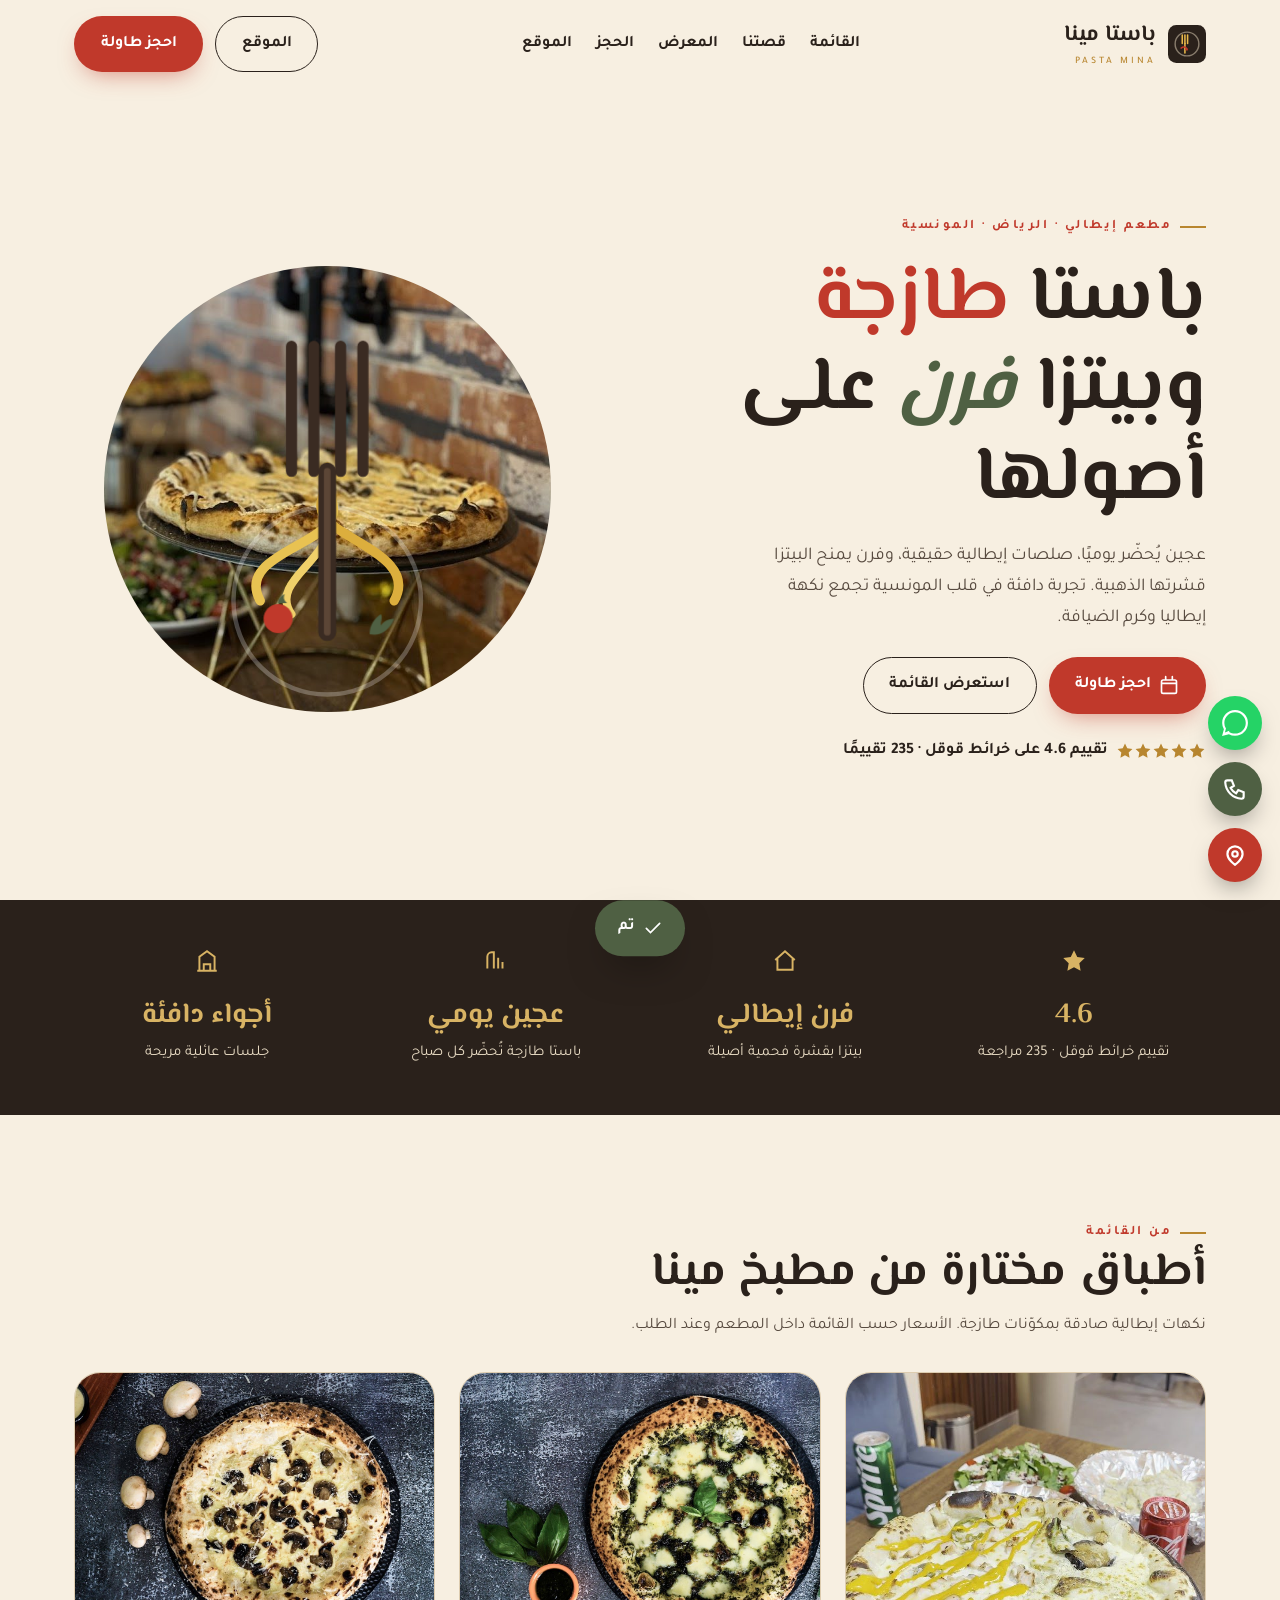
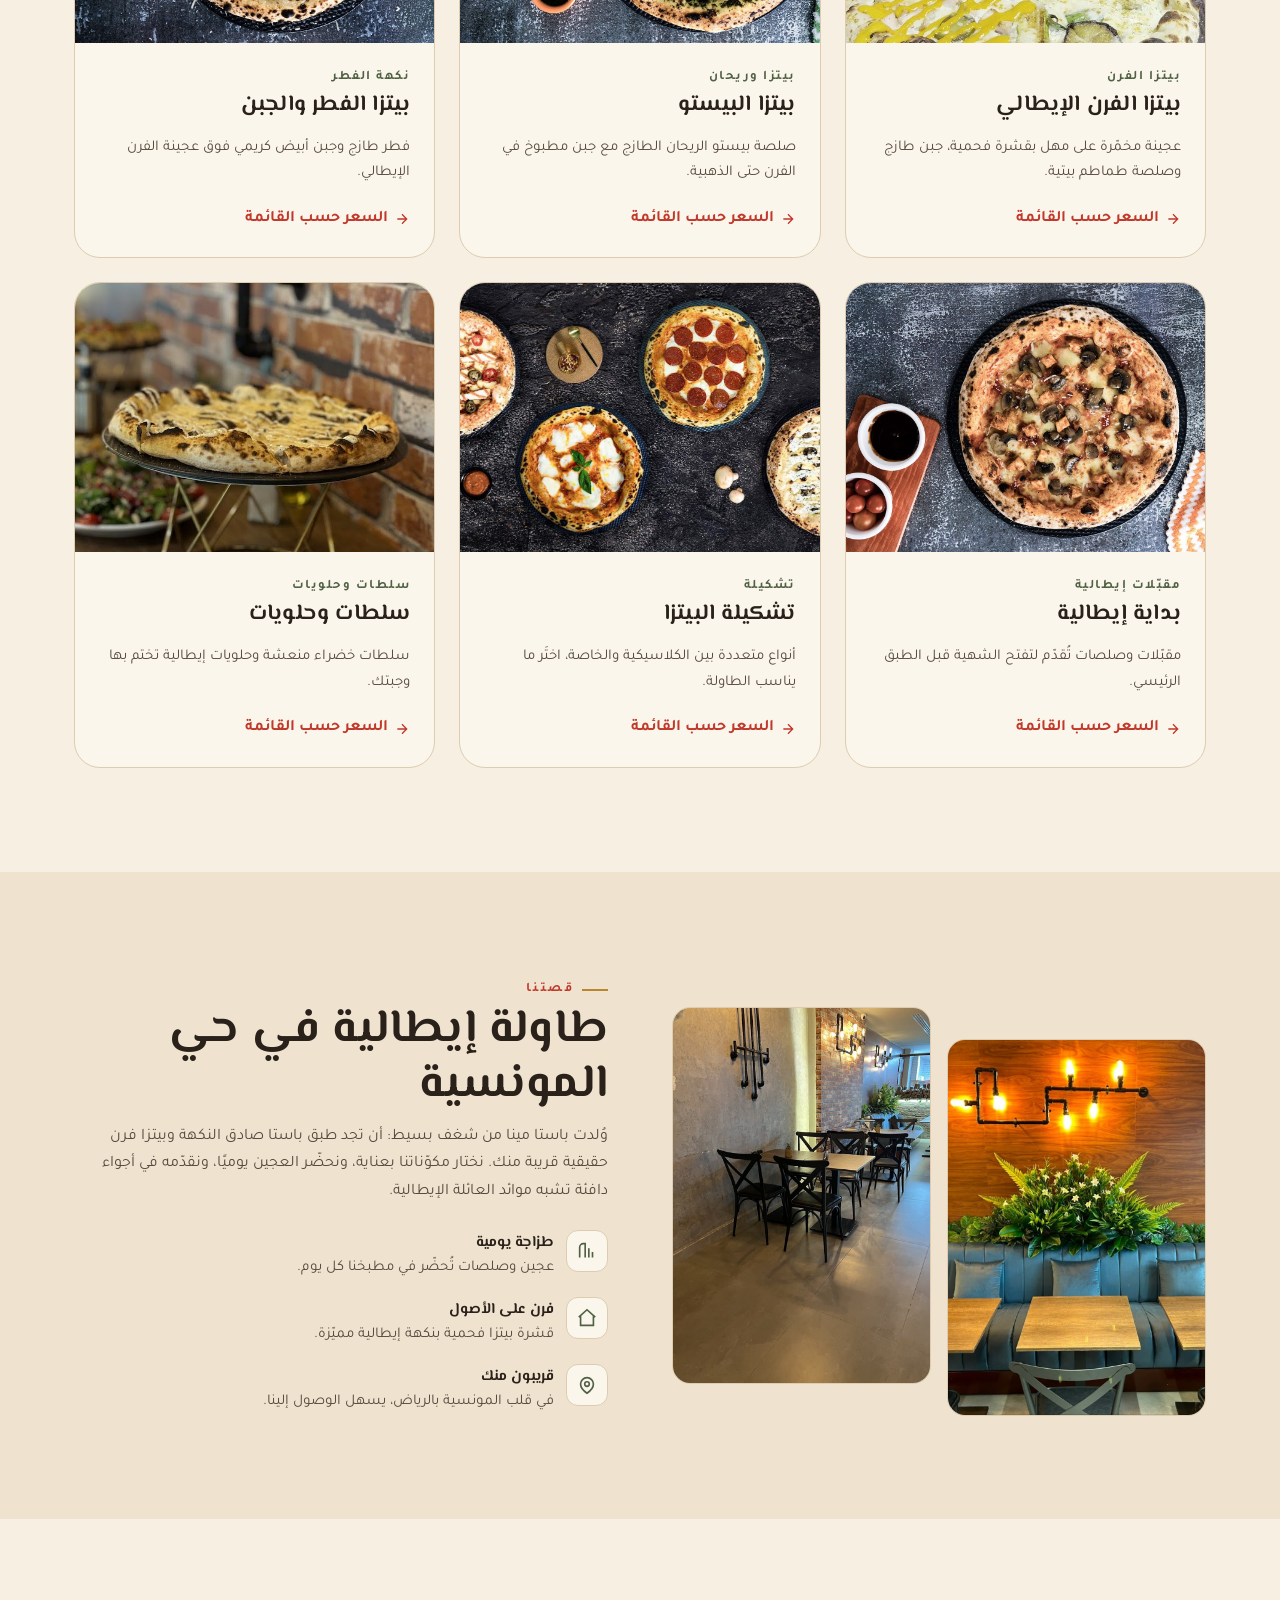
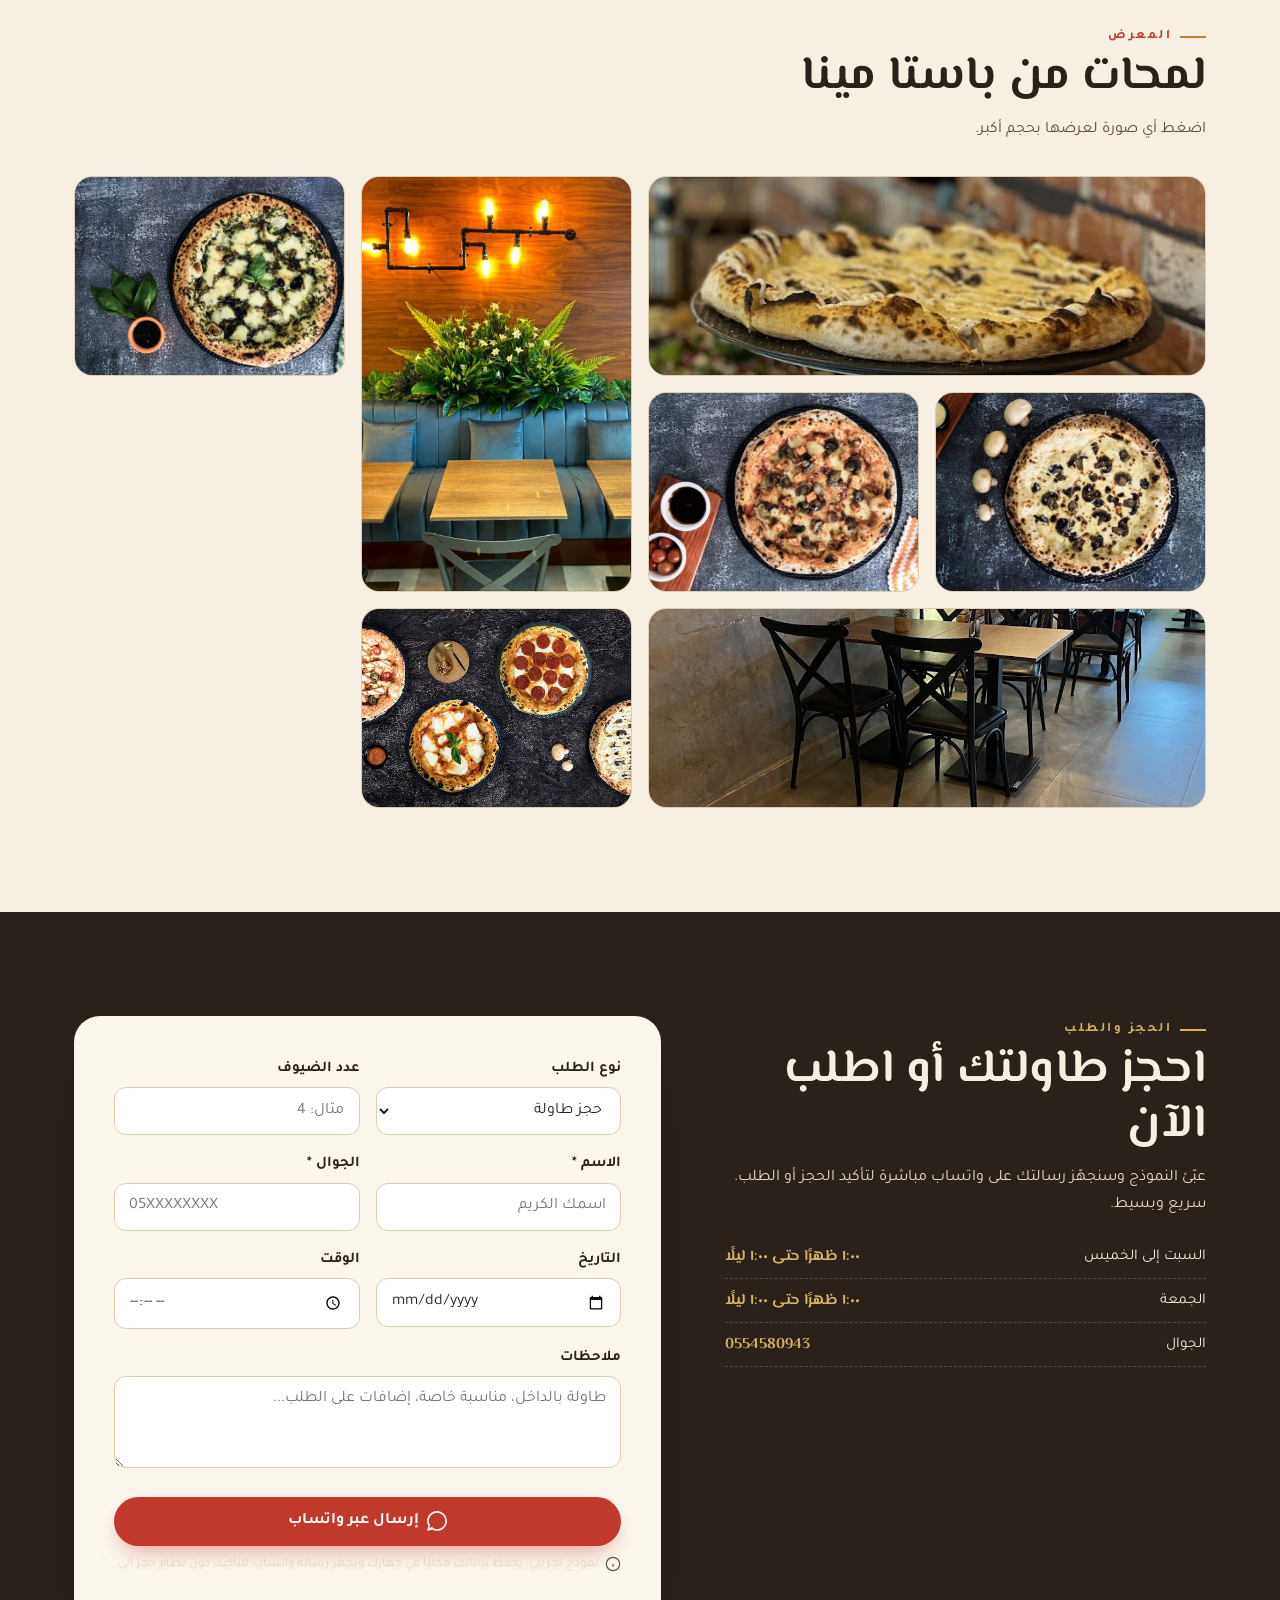
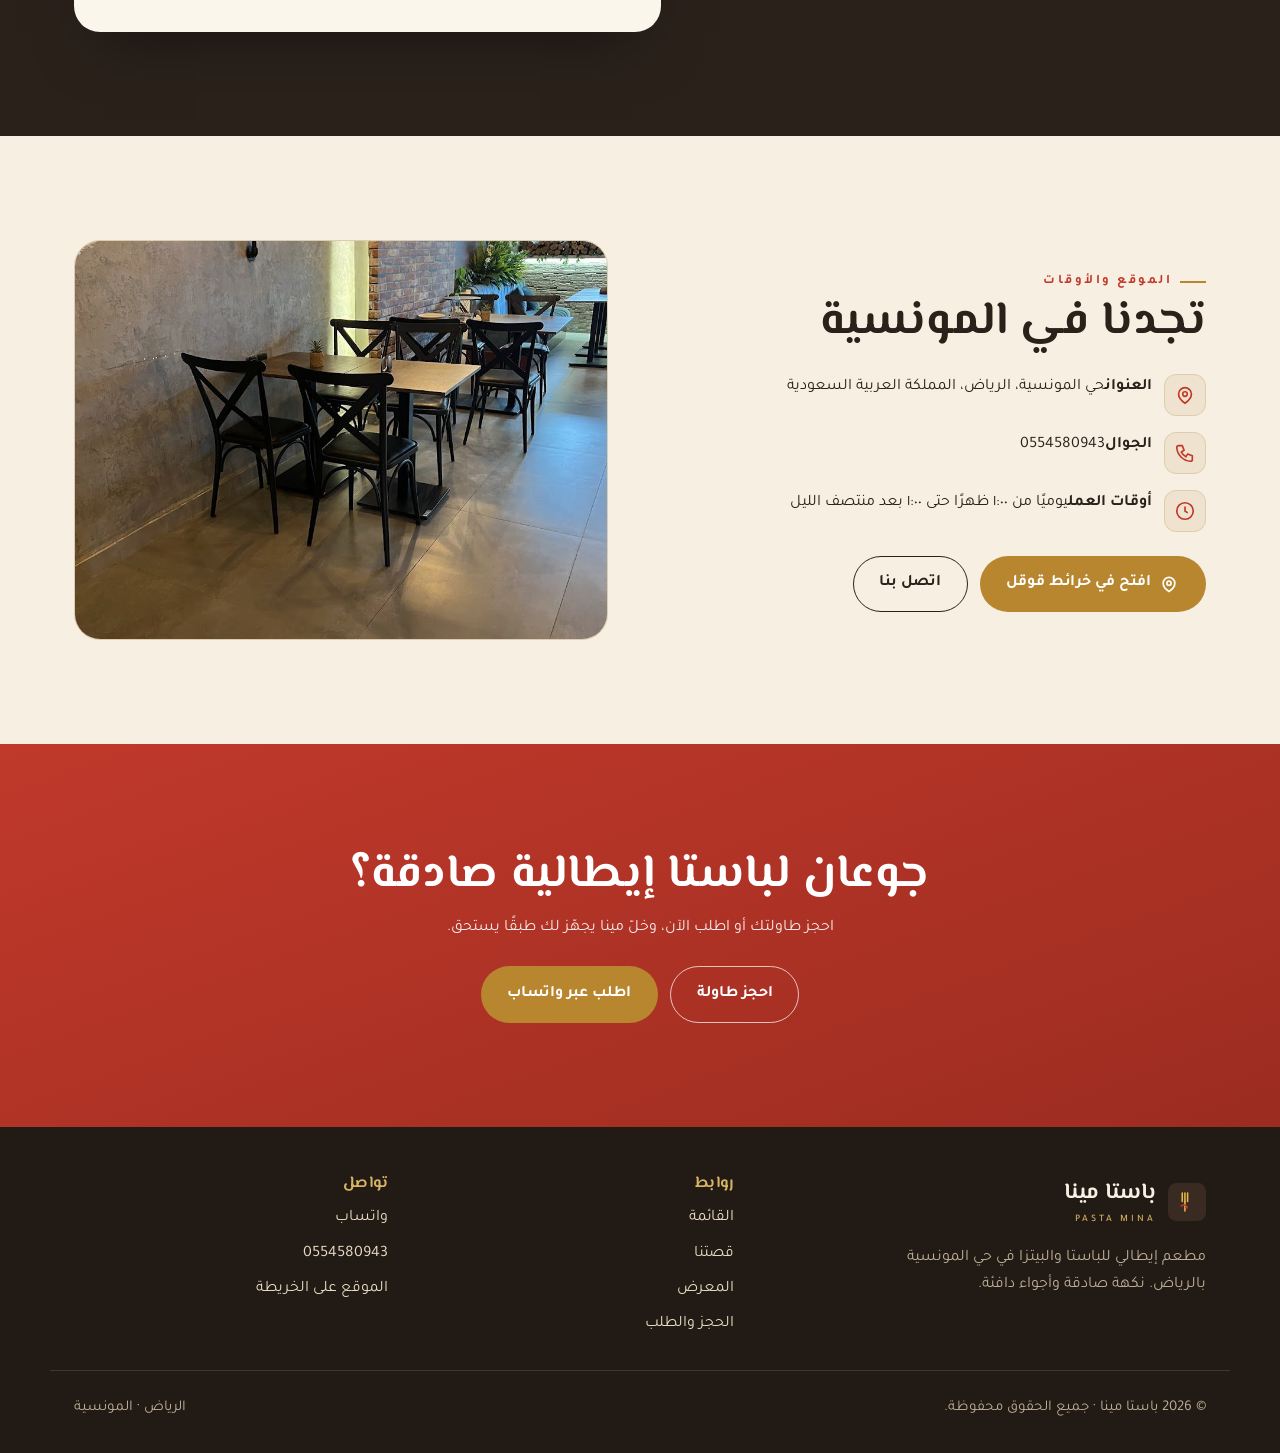
<file: index.html>
<!DOCTYPE html>
<html lang="ar" dir="rtl">
<head>
<meta charset="UTF-8" />
<meta name="viewport" content="width=device-width, initial-scale=1" />
<title>باستا مينا · مطعم إيطالي للباستا والبيتزا في الرياض، المونسية</title>
<meta name="description" content="باستا مينا في حي المونسية بالرياض: باستا طازجة وبيتزا فرن إيطالي ومقبّلات وحلويات. أجواء دافئة وتقييم 4.6 على خرائط قوقل. احجز طاولتك أو اطلب الآن." />
<meta name="theme-color" content="#2a211b" />
<link rel="icon" href="favicon.svg" type="image/svg+xml" />
<link rel="canonical" href="https://az212z.github.io/pasta-mina/" />

<!-- Open Graph -->
<meta property="og:type" content="restaurant" />
<meta property="og:locale" content="ar_SA" />
<meta property="og:site_name" content="باستا مينا" />
<meta property="og:title" content="باستا مينا · مطعم إيطالي للباستا والبيتزا في الرياض" />
<meta property="og:description" content="باستا طازجة وبيتزا فرن إيطالي في حي المونسية. أجواء دافئة وتقييم 4.6 على خرائط قوقل." />
<meta property="og:image" content="https://az212z.github.io/pasta-mina/assets/img/pm-4.jpg" />
<meta property="og:url" content="https://az212z.github.io/pasta-mina/" />
<meta name="twitter:card" content="summary_large_image" />
<meta name="twitter:title" content="باستا مينا · مطعم إيطالي للباستا والبيتزا" />
<meta name="twitter:description" content="باستا طازجة وبيتزا فرن في الرياض، حي المونسية." />
<meta name="twitter:image" content="https://az212z.github.io/pasta-mina/assets/img/pm-4.jpg" />

<!-- fonts -->
<link rel="preconnect" href="https://fonts.googleapis.com" />
<link rel="preconnect" href="https://fonts.gstatic.com" crossorigin />
<link href="https://fonts.googleapis.com/css2?family=El+Messiri:wght@500;600;700&family=Tajawal:wght@400;500;700&display=swap" rel="stylesheet" />
<link rel="stylesheet" href="assets/css/style.css" />

<!-- JSON-LD Restaurant -->
<script type="application/ld+json">
{
  "@context": "https://schema.org",
  "@type": "Restaurant",
  "name": "باستا مينا",
  "alternateName": "Pasta Mina",
  "servesCuisine": ["Italian", "Pizza", "Pasta"],
  "image": "https://az212z.github.io/pasta-mina/assets/img/pm-4.jpg",
  "url": "https://az212z.github.io/pasta-mina/",
  "telephone": "+966554580943",
  "priceRange": "$$",
  "address": {
    "@type": "PostalAddress",
    "addressLocality": "الرياض",
    "addressRegion": "المونسية",
    "addressCountry": "SA"
  },
  "aggregateRating": {
    "@type": "AggregateRating",
    "ratingValue": "4.6",
    "reviewCount": "235",
    "bestRating": "5"
  },
  "openingHoursSpecification": [{
    "@type": "OpeningHoursSpecification",
    "dayOfWeek": ["Saturday","Sunday","Monday","Tuesday","Wednesday","Thursday","Friday"],
    "opens": "13:00",
    "closes": "01:00"
  }]
}
</script>
</head>
<body>

<!-- ===================== NAV ===================== -->
<header class="nav" id="nav">
  <div class="container nav-inner">
    <a class="brand" href="#hero" aria-label="باستا مينا، الصفحة الرئيسية">
      <svg viewBox="0 0 64 64" aria-hidden="true" focusable="false">
        <rect width="64" height="64" rx="14" fill="#2a211b"/>
        <circle cx="32" cy="32" r="20" fill="none" stroke="#e7d9bf" stroke-width="2.4" opacity="0.5"/>
        <g stroke="#e8b84b" stroke-width="2.6" stroke-linecap="round" fill="none">
          <path d="M24 17 V31"/><path d="M28.5 17 V31"/><path d="M33 17 V31"/><path d="M28.5 31 V47"/>
        </g>
        <path d="M22 39 C30 33, 36 45, 30 41" fill="none" stroke="#c0392b" stroke-width="2.4" stroke-linecap="round"/>
      </svg>
      <span>باستا مينا<small>Pasta Mina</small></span>
    </a>

    <nav class="nav-links" aria-label="التنقل الرئيسي">
      <a href="#dishes">القائمة</a>
      <a href="#story">قصتنا</a>
      <a href="#gallery">المعرض</a>
      <a href="#reserve">الحجز</a>
      <a href="#location">الموقع</a>
    </nav>

    <div class="nav-cta">
      <a class="btn btn-ghost" href="#location">الموقع</a>
      <a class="btn btn-primary" href="#reserve">احجز طاولة</a>
      <button class="burger" id="burger" aria-label="فتح القائمة" aria-controls="overlay" aria-expanded="false">
        <svg viewBox="0 0 24 24" fill="none" stroke="currentColor" stroke-width="2" stroke-linecap="round" aria-hidden="true"><path d="M3 6h18M3 12h18M3 18h18"/></svg>
      </button>
    </div>
  </div>
</header>

<!-- full-screen overlay -->
<div class="overlay" id="overlay" role="dialog" aria-modal="true" aria-label="قائمة التنقل" aria-hidden="true">
  <div class="overlay-top">
    <span class="brand">
      <svg viewBox="0 0 64 64" aria-hidden="true" width="38" height="38">
        <rect width="64" height="64" rx="14" fill="#3a2b22"/>
        <g stroke="#e8b84b" stroke-width="2.6" stroke-linecap="round" fill="none"><path d="M24 17 V31"/><path d="M28.5 17 V31"/><path d="M33 17 V31"/><path d="M28.5 31 V47"/></g>
        <path d="M22 39 C30 33, 36 45, 30 41" fill="none" stroke="#c0392b" stroke-width="2.4" stroke-linecap="round"/>
      </svg>
      <span>باستا مينا<small>Pasta Mina</small></span>
    </span>
    <button class="overlay-close" id="overlayClose" aria-label="إغلاق القائمة">
      <svg viewBox="0 0 24 24" fill="none" stroke="currentColor" stroke-width="2" stroke-linecap="round" aria-hidden="true"><path d="M6 6l12 12M18 6L6 18"/></svg>
    </button>
  </div>
  <nav class="overlay-nav" aria-label="روابط الصفحة">
    <a href="#dishes" data-close>القائمة</a>
    <a href="#story" data-close>قصتنا</a>
    <a href="#gallery" data-close>المعرض</a>
    <a href="#reserve" data-close>الحجز والطلب</a>
    <a href="#location" data-close>الموقع والأوقات</a>
    <a href="#hero" data-close>الرئيسية</a>
  </nav>
  <div class="overlay-foot">
    <a href="https://wa.me/966554580943" target="_blank" rel="noopener">واتساب</a>
    <a href="tel:0554580943">اتصال 0554580943</a>
    <a href="https://www.google.com/maps/search/?api=1&query=%D8%A8%D8%A7%D8%B3%D8%AA%D8%A7%20%D9%85%D9%8A%D9%86%D8%A7%20%D8%A7%D9%84%D8%B1%D9%8A%D8%A7%D8%B6" target="_blank" rel="noopener">الخريطة</a>
  </div>
</div>

<main id="main">

<!-- ===================== HERO ===================== -->
<section class="hero" id="hero">
  <div class="container hero-grid">
    <div class="hero-copy">
      <span class="eyebrow">مطعم إيطالي · الرياض · المونسية</span>
      <h1>باستا <span class="accent">طازجة</span><br>وبيتزا <em>فرن</em> على أصولها</h1>
      <p class="hero-lead">عجين يُحضّر يوميًا، صلصات إيطالية حقيقية، وفرن يمنح البيتزا قشرتها الذهبية. تجربة دافئة في قلب المونسية تجمع نكهة إيطاليا وكرم الضيافة.</p>
      <div class="hero-cta">
        <a class="btn btn-primary" href="#reserve">
          <svg viewBox="0 0 24 24" fill="none" stroke="currentColor" stroke-width="2" stroke-linecap="round" stroke-linejoin="round" aria-hidden="true"><path d="M8 2v4M16 2v4M3 10h18M5 6h14a2 2 0 0 1 2 2v12a2 2 0 0 1-2 2H5a2 2 0 0 1-2-2V8a2 2 0 0 1 2-2z"/></svg>
          احجز طاولة
        </a>
        <a class="btn btn-ghost" href="#dishes">استعرض القائمة</a>
      </div>
      <div class="hero-rating">
        <span class="stars" aria-hidden="true">
          <svg viewBox="0 0 24 24" fill="currentColor"><path d="M12 2l3 6.3 6.9 1-5 4.8 1.2 6.9L12 17.8 5.9 21l1.2-6.9-5-4.8 6.9-1z"/></svg>
          <svg viewBox="0 0 24 24" fill="currentColor"><path d="M12 2l3 6.3 6.9 1-5 4.8 1.2 6.9L12 17.8 5.9 21l1.2-6.9-5-4.8 6.9-1z"/></svg>
          <svg viewBox="0 0 24 24" fill="currentColor"><path d="M12 2l3 6.3 6.9 1-5 4.8 1.2 6.9L12 17.8 5.9 21l1.2-6.9-5-4.8 6.9-1z"/></svg>
          <svg viewBox="0 0 24 24" fill="currentColor"><path d="M12 2l3 6.3 6.9 1-5 4.8 1.2 6.9L12 17.8 5.9 21l1.2-6.9-5-4.8 6.9-1z"/></svg>
          <svg viewBox="0 0 24 24" fill="currentColor"><path d="M12 2l3 6.3 6.9 1-5 4.8 1.2 6.9L12 17.8 5.9 21l1.2-6.9-5-4.8 6.9-1z"/></svg>
        </span>
        <span>تقييم 4.6 على خرائط قوقل · 235 تقييمًا</span>
      </div>
    </div>

    <!-- signature motion stage -->
    <div class="stage" aria-hidden="false">
      <div class="stage-photo">
        <img src="assets/img/pm-4.jpg" width="520" height="520" alt="بيتزا فرن إيطالي بقشرة ذهبية على حامل ذهبي داخل مطعم باستا مينا" fetchpriority="high" decoding="async" />
      </div>

      <!-- drifting basil + cherry tomato -->
      <span class="drift" style="inset-inline-start:14%; inset-block-start:6%;" aria-hidden="true">
        <svg width="34" height="34" viewBox="0 0 32 32"><path d="M16 3C9 6 5 13 6 24c10 2 18-4 21-15-7 1-11 6-11 6 0-5 3-9 0-12z" fill="#4f6043"/><path d="M16 8c-3 4-6 9-7 14" stroke="#3c4a33" stroke-width="1.3" fill="none"/></svg>
      </span>
      <span class="drift" style="inset-inline-end:12%; inset-block-start:4%;" aria-hidden="true">
        <svg width="26" height="26" viewBox="0 0 28 28"><circle cx="14" cy="16" r="9" fill="#c0392b"/><path d="M14 7c0-2 1-3 3-4-1 2 0 3 1 4-2 0-3 0-4 0z" fill="#4f6043"/></svg>
      </span>
      <span class="drift" style="inset-inline-start:60%; inset-block-start:8%;" aria-hidden="true">
        <svg width="30" height="30" viewBox="0 0 32 32"><path d="M16 3C9 6 5 13 6 24c10 2 18-4 21-15-7 1-11 6-11 6 0-5 3-9 0-12z" fill="#5a6c4d"/></svg>
      </span>

      <!-- TWIRL SVG: fork + winding strands + steam + garnish -->
      <svg class="twirl-svg" id="twirl" viewBox="0 0 200 200" aria-hidden="true" focusable="false">
        <!-- steam swirls -->
        <path class="steam" stroke-width="3" d="M84 70 C76 58, 96 50, 88 38 C82 30, 98 24, 92 14" />
        <path class="steam" stroke-width="2.4" d="M108 72 C102 62, 118 54, 110 44 C104 36, 120 30, 114 20" />
        <path class="steam" stroke-width="2" d="M124 76 C120 68, 132 62, 126 54" />

        <!-- plate hint ring -->
        <circle cx="100" cy="150" r="42" fill="none" stroke="rgba(255,255,255,.25)" stroke-width="2"/>

        <!-- winding spaghetti strands (drawn onto fork via dashoffset) -->
        <path class="strand" stroke="#e8c252" stroke-width="4.2" d="M70 150 C60 132, 92 126, 100 116 C108 108, 96 96, 100 92" />
        <path class="strand" stroke="#dcae3d" stroke-width="4.2" d="M130 150 C140 132, 110 124, 100 114 C92 106, 104 96, 100 90" />
        <path class="strand" stroke="#f0d06a" stroke-width="3.6" d="M84 156 C74 142, 100 132, 100 118 C100 110, 100 100, 100 94" />

        <!-- garnish on plate -->
        <g class="garnish"><circle cx="78" cy="158" r="6.5" fill="#c0392b"/><path d="M78 151c0-2 1-3 3-4-1 2 0 3 1 4-2 0-3 0-4 0z" fill="#4f6043"/></g>
        <g class="garnish"><path d="M124 156c-3 2-5 5-5 9 5 1 9-2 11-7-4 0-6 3-6 3 0-2 1-4 0-5z" fill="#4f6043"/></g>

        <!-- the FORK (rotates / twirls) -->
        <g class="fork-group">
          <g stroke="#3a2b22" stroke-width="5" stroke-linecap="round" fill="none">
            <path d="M84 36 V92"/>
            <path d="M94 36 V92"/>
            <path d="M106 36 V92"/>
            <path d="M116 36 V92"/>
          </g>
          <path d="M100 92 V164" stroke="#3a2b22" stroke-width="8" stroke-linecap="round" fill="none"/>
          <path d="M100 92 V164" stroke="#5c4636" stroke-width="3" stroke-linecap="round" fill="none"/>
        </g>
      </svg>
    </div>
  </div>
</section>

<!-- ===================== TRUST BAR ===================== -->
<section class="trust" style="padding-block: clamp(2rem,5vw,3rem);">
  <div class="container">
    <div class="item reveal">
      <svg viewBox="0 0 24 24" fill="currentColor" aria-hidden="true"><path d="M12 2l3 6.3 6.9 1-5 4.8 1.2 6.9L12 17.8 5.9 21l1.2-6.9-5-4.8 6.9-1z"/></svg>
      <strong>4.6</strong><span>تقييم خرائط قوقل · 235 مراجعة</span>
    </div>
    <div class="item reveal d1">
      <svg viewBox="0 0 24 24" fill="none" stroke="currentColor" stroke-width="1.8" aria-hidden="true"><path d="M3 11l9-8 9 8M5 10v10h14V10"/></svg>
      <strong>فرن إيطالي</strong><span>بيتزا بقشرة فحمية أصيلة</span>
    </div>
    <div class="item reveal d2">
      <svg viewBox="0 0 24 24" fill="none" stroke="currentColor" stroke-width="1.8" aria-hidden="true"><path d="M4 19V8a4 4 0 0 1 4-4h2v15M14 19V9M18 19v-6"/></svg>
      <strong>عجين يومي</strong><span>باستا طازجة تُحضّر كل صباح</span>
    </div>
    <div class="item reveal d3">
      <svg viewBox="0 0 24 24" fill="none" stroke="currentColor" stroke-width="1.8" aria-hidden="true"><path d="M3 21h18M5 21V8l7-5 7 5v13M9 21v-6h6v6"/></svg>
      <strong>أجواء دافئة</strong><span>جلسات عائلية مريحة</span>
    </div>
  </div>
</section>

<!-- ===================== DISHES ===================== -->
<section id="dishes">
  <div class="container">
    <div class="section-head reveal">
      <span class="eyebrow">من القائمة</span>
      <h2>أطباق مختارة من مطبخ مينا</h2>
      <p>نكهات إيطالية صادقة بمكوّنات طازجة. الأسعار حسب القائمة داخل المطعم وعند الطلب.</p>
    </div>

    <div class="dishes-grid">
      <article class="dish reveal">
        <div class="dish-img"><img src="assets/img/pm-5.jpg" width="600" height="450" loading="lazy" decoding="async" alt="بيتزا فرن كبيرة بطبقة جبن ذائبة وخضار مشوي في باستا مينا" /></div>
        <div class="dish-body">
          <span class="dish-tag">بيتزا الفرن</span>
          <h3>بيتزا الفرن الإيطالي</h3>
          <p>عجينة مخمّرة على مهل بقشرة فحمية، جبن طازج وصلصة طماطم بيتية.</p>
          <span class="dish-price"><svg viewBox="0 0 24 24" fill="none" stroke="currentColor" stroke-width="2" aria-hidden="true"><path d="M5 12h14M12 5l7 7-7 7"/></svg> السعر حسب القائمة</span>
        </div>
      </article>

      <article class="dish reveal d1">
        <div class="dish-img"><img src="assets/img/pm-8.jpg" width="600" height="450" loading="lazy" decoding="async" alt="بيتزا بيستو بالريحان والجبن من مطعم باستا مينا" /></div>
        <div class="dish-body">
          <span class="dish-tag">بيتزا وريحان</span>
          <h3>بيتزا البيستو</h3>
          <p>صلصة بيستو الريحان الطازج مع جبن مطبوخ في الفرن حتى الذهبية.</p>
          <span class="dish-price"><svg viewBox="0 0 24 24" fill="none" stroke="currentColor" stroke-width="2" aria-hidden="true"><path d="M5 12h14M12 5l7 7-7 7"/></svg> السعر حسب القائمة</span>
        </div>
      </article>

      <article class="dish reveal d2">
        <div class="dish-img"><img src="assets/img/pm-9.jpg" width="600" height="450" loading="lazy" decoding="async" alt="بيتزا الفطر بالجبن الأبيض على طبق داكن في باستا مينا" /></div>
        <div class="dish-body">
          <span class="dish-tag">نكهة الفطر</span>
          <h3>بيتزا الفطر والجبن</h3>
          <p>فطر طازج وجبن أبيض كريمي فوق عجينة الفرن الإيطالي.</p>
          <span class="dish-price"><svg viewBox="0 0 24 24" fill="none" stroke="currentColor" stroke-width="2" aria-hidden="true"><path d="M5 12h14M12 5l7 7-7 7"/></svg> السعر حسب القائمة</span>
        </div>
      </article>

      <article class="dish reveal">
        <div class="dish-img"><img src="assets/img/pm-3.jpg" width="600" height="450" loading="lazy" decoding="async" alt="بيتزا مشوية مع صلصة جانبية وطماطم كرزية في باستا مينا" /></div>
        <div class="dish-body">
          <span class="dish-tag">مقبّلات إيطالية</span>
          <h3>بداية إيطالية</h3>
          <p>مقبّلات وصلصات تُقدّم لتفتح الشهية قبل الطبق الرئيسي.</p>
          <span class="dish-price"><svg viewBox="0 0 24 24" fill="none" stroke="currentColor" stroke-width="2" aria-hidden="true"><path d="M5 12h14M12 5l7 7-7 7"/></svg> السعر حسب القائمة</span>
        </div>
      </article>

      <article class="dish reveal d1">
        <div class="dish-img"><img src="assets/img/pm-6.jpg" width="600" height="450" loading="lazy" decoding="async" alt="تشكيلة بيتزا متنوعة معروضة على طاولة في باستا مينا" /></div>
        <div class="dish-body">
          <span class="dish-tag">تشكيلة</span>
          <h3>تشكيلة البيتزا</h3>
          <p>أنواع متعددة بين الكلاسيكية والخاصة، اختَر ما يناسب الطاولة.</p>
          <span class="dish-price"><svg viewBox="0 0 24 24" fill="none" stroke="currentColor" stroke-width="2" aria-hidden="true"><path d="M5 12h14M12 5l7 7-7 7"/></svg> السعر حسب القائمة</span>
        </div>
      </article>

      <article class="dish reveal d2">
        <div class="dish-img"><img src="assets/img/pm-4.jpg" width="600" height="450" loading="lazy" decoding="async" alt="بيتزا بقشرة ذهبية على حامل ذهبي بجانب سلطة طازجة في باستا مينا" /></div>
        <div class="dish-body">
          <span class="dish-tag">سلطات وحلويات</span>
          <h3>سلطات وحلويات</h3>
          <p>سلطات خضراء منعشة وحلويات إيطالية تختم بها وجبتك.</p>
          <span class="dish-price"><svg viewBox="0 0 24 24" fill="none" stroke="currentColor" stroke-width="2" aria-hidden="true"><path d="M5 12h14M12 5l7 7-7 7"/></svg> السعر حسب القائمة</span>
        </div>
      </article>
    </div>
  </div>
</section>

<!-- ===================== STORY ===================== -->
<section class="story" id="story">
  <div class="container story-grid">
    <div class="story-media reveal">
      <img src="assets/img/pm-1.jpg" width="500" height="666" loading="lazy" decoding="async" alt="ركن جلوس دافئ مع إضاءة وأرائك خضراء ونباتات في باستا مينا" />
      <img src="assets/img/pm-7.jpg" width="500" height="666" loading="lazy" decoding="async" alt="قاعة الطعام بكراسي خشبية وجدران من الطوب في باستا مينا" />
    </div>
    <div class="story-copy reveal d1">
      <span class="eyebrow">قصتنا</span>
      <h2>طاولة إيطالية في حي المونسية</h2>
      <p>وُلدت باستا مينا من شغف بسيط: أن تجد طبق باستا صادق النكهة وبيتزا فرن حقيقية قريبة منك. نختار مكوّناتنا بعناية، ونحضّر العجين يوميًا، ونقدّمه في أجواء دافئة تشبه موائد العائلة الإيطالية.</p>
      <ul class="feature-list">
        <li>
          <span class="ic"><svg viewBox="0 0 24 24" fill="none" stroke="currentColor" stroke-width="1.8" aria-hidden="true"><path d="M4 19V8a4 4 0 0 1 4-4h2v15M14 19V9M18 19v-6"/></svg></span>
          <span><strong>طزاجة يومية</strong><span>عجين وصلصات تُحضّر في مطبخنا كل يوم.</span></span>
        </li>
        <li>
          <span class="ic"><svg viewBox="0 0 24 24" fill="none" stroke="currentColor" stroke-width="1.8" aria-hidden="true"><path d="M3 11l9-8 9 8M5 10v10h14V10"/></svg></span>
          <span><strong>فرن على الأصول</strong><span>قشرة بيتزا فحمية بنكهة إيطالية مميّزة.</span></span>
        </li>
        <li>
          <span class="ic"><svg viewBox="0 0 24 24" fill="none" stroke="currentColor" stroke-width="1.8" aria-hidden="true"><path d="M12 21s-7-4.5-7-10a7 7 0 0 1 14 0c0 5.5-7 10-7 10z"/><circle cx="12" cy="11" r="2.5"/></svg></span>
          <span><strong>قريبون منك</strong><span>في قلب المونسية بالرياض، يسهل الوصول إلينا.</span></span>
        </li>
      </ul>
    </div>
  </div>
</section>

<!-- ===================== GALLERY ===================== -->
<section id="gallery">
  <div class="container">
    <div class="section-head reveal">
      <span class="eyebrow">المعرض</span>
      <h2>لمحات من باستا مينا</h2>
      <p>اضغط أي صورة لعرضها بحجم أكبر.</p>
    </div>
    <div class="gallery-grid">
      <figure class="wide reveal" data-lightbox><img src="assets/img/pm-4.jpg" width="700" height="450" loading="lazy" decoding="async" alt="بيتزا ذهبية على حامل ذهبي بجدار من الطوب في باستا مينا" /></figure>
      <figure class="tall reveal d1" data-lightbox><img src="assets/img/pm-1.jpg" width="500" height="700" loading="lazy" decoding="async" alt="ركن جلوس بإضاءة دافئة ونباتات خضراء في باستا مينا" /></figure>
      <figure class="reveal d2" data-lightbox><img src="assets/img/pm-8.jpg" width="400" height="300" loading="lazy" decoding="async" alt="بيتزا البيستو بالريحان من باستا مينا" /></figure>
      <figure class="reveal" data-lightbox><img src="assets/img/pm-9.jpg" width="400" height="300" loading="lazy" decoding="async" alt="بيتزا الفطر بالجبن الأبيض من باستا مينا" /></figure>
      <figure class="reveal d1" data-lightbox><img src="assets/img/pm-3.jpg" width="400" height="300" loading="lazy" decoding="async" alt="بيتزا مع مقبّلات وطماطم كرزية في باستا مينا" /></figure>
      <figure class="wide reveal d2" data-lightbox><img src="assets/img/pm-7.jpg" width="700" height="450" loading="lazy" decoding="async" alt="قاعة طعام بكراسي خشبية وجدران من الطوب في باستا مينا" /></figure>
      <figure class="reveal" data-lightbox><img src="assets/img/pm-6.jpg" width="400" height="300" loading="lazy" decoding="async" alt="تشكيلة بيتزا متنوعة على الطاولة في باستا مينا" /></figure>
    </div>
  </div>
</section>

<!-- ===================== RESERVE ===================== -->
<section class="reserve" id="reserve">
  <div class="container reserve-grid">
    <div class="reserve-aside reveal">
      <span class="eyebrow">الحجز والطلب</span>
      <h2>احجز طاولتك أو اطلب الآن</h2>
      <p>عبّئ النموذج وسنجهّز رسالتك على واتساب مباشرة لتأكيد الحجز أو الطلب. سريع وبسيط.</p>
      <ul class="hours">
        <li><span>السبت إلى الخميس</span><strong>١:٠٠ ظهرًا حتى ١:٠٠ ليلًا</strong></li>
        <li><span>الجمعة</span><strong>١:٠٠ ظهرًا حتى ١:٠٠ ليلًا</strong></li>
        <li><span>الجوال</span><strong dir="ltr">0554580943</strong></li>
      </ul>
    </div>

    <div class="reserve-main reveal d1">
      <form class="form-card" id="reserveForm" novalidate>
        <div class="field-row">
          <div class="field">
            <label for="kind">نوع الطلب</label>
            <select id="kind" name="kind">
              <option value="حجز طاولة">حجز طاولة</option>
              <option value="طلب">طلب (استلام)</option>
              <option value="استفسار">استفسار</option>
            </select>
          </div>
          <div class="field">
            <label for="guests">عدد الضيوف</label>
            <input id="guests" name="guests" type="number" min="1" inputmode="numeric" placeholder="مثال: 4" />
          </div>
        </div>
        <div class="field-row">
          <div class="field">
            <label for="name">الاسم <span aria-hidden="true">*</span></label>
            <input id="name" name="name" type="text" autocomplete="name" required placeholder="اسمك الكريم" />
          </div>
          <div class="field">
            <label for="phone">الجوال <span aria-hidden="true">*</span></label>
            <input id="phone" name="phone" type="tel" autocomplete="tel" required inputmode="tel" dir="ltr" placeholder="05XXXXXXXX" />
          </div>
        </div>
        <div class="field-row">
          <div class="field">
            <label for="date">التاريخ</label>
            <input id="date" name="date" type="date" />
          </div>
          <div class="field">
            <label for="time">الوقت</label>
            <input id="time" name="time" type="time" />
          </div>
        </div>
        <div class="field">
          <label for="notes">ملاحظات</label>
          <textarea id="notes" name="notes" placeholder="طاولة بالداخل، مناسبة خاصة، إضافات على الطلب..."></textarea>
        </div>
        <button class="btn btn-primary" type="submit" style="width:100%; justify-content:center;">
          <svg viewBox="0 0 24 24" fill="currentColor" aria-hidden="true"><path d="M.057 24l1.687-6.163a11.867 11.867 0 0 1-1.587-5.946C.16 5.335 5.495 0 12.05 0a11.82 11.82 0 0 1 8.413 3.488 11.82 11.82 0 0 1 3.48 8.414c-.003 6.557-5.338 11.892-11.893 11.892a11.9 11.9 0 0 1-5.688-1.448L.057 24zm6.597-3.807c1.676.995 3.276 1.591 5.392 1.592 5.448 0 9.886-4.434 9.889-9.885.002-5.462-4.415-9.89-9.881-9.892-5.452 0-9.887 4.434-9.889 9.884a9.86 9.86 0 0 0 1.51 5.26l-.999 3.648 3.978-1.755z"/></svg>
          إرسال عبر واتساب
        </button>
        <p class="form-note">
          <svg viewBox="0 0 24 24" fill="none" stroke="currentColor" stroke-width="1.8" aria-hidden="true"><circle cx="12" cy="12" r="10"/><path d="M12 16v-4M12 8h.01"/></svg>
          نموذج تجريبي، يحفظ بياناتك محليًا في جهازك ويجهّز رسالة واتساب للتأكيد، دون نظام حجز آلي.
        </p>
      </form>
    </div>
  </div>
</section>

<!-- ===================== LOCATION ===================== -->
<section id="location">
  <div class="container location-grid">
    <div class="reveal">
      <span class="eyebrow">الموقع والأوقات</span>
      <h2>تجدنا في المونسية</h2>
      <ul class="info-list">
        <li>
          <span class="ic"><svg viewBox="0 0 24 24" fill="none" stroke="currentColor" stroke-width="1.8" aria-hidden="true"><path d="M12 21s-7-4.5-7-10a7 7 0 0 1 14 0c0 5.5-7 10-7 10z"/><circle cx="12" cy="11" r="2.5"/></svg></span>
          <span><strong>العنوان</strong><span>حي المونسية، الرياض، المملكة العربية السعودية</span></span>
        </li>
        <li>
          <span class="ic"><svg viewBox="0 0 24 24" fill="none" stroke="currentColor" stroke-width="1.8" aria-hidden="true"><path d="M5 4h4l2 5-3 2a12 12 0 0 0 5 5l2-3 5 2v4a2 2 0 0 1-2 2A16 16 0 0 1 3 6a2 2 0 0 1 2-2z"/></svg></span>
          <span><strong>الجوال</strong><span dir="ltr">0554580943</span></span>
        </li>
        <li>
          <span class="ic"><svg viewBox="0 0 24 24" fill="none" stroke="currentColor" stroke-width="1.8" aria-hidden="true"><circle cx="12" cy="12" r="9"/><path d="M12 7v5l3 2"/></svg></span>
          <span><strong>أوقات العمل</strong><span>يوميًا من ١:٠٠ ظهرًا حتى ١:٠٠ بعد منتصف الليل</span></span>
        </li>
      </ul>
      <div class="hero-cta">
        <a class="btn btn-gold" href="https://www.google.com/maps/search/?api=1&query=%D8%A8%D8%A7%D8%B3%D8%AA%D8%A7%20%D9%85%D9%8A%D9%86%D8%A7%20%D8%A7%D9%84%D8%B1%D9%8A%D8%A7%D8%B6" target="_blank" rel="noopener">
          <svg viewBox="0 0 24 24" fill="none" stroke="currentColor" stroke-width="2" aria-hidden="true"><path d="M12 21s-7-4.5-7-10a7 7 0 0 1 14 0c0 5.5-7 10-7 10z"/><circle cx="12" cy="11" r="2.5"/></svg>
          افتح في خرائط قوقل
        </a>
        <a class="btn btn-ghost" href="tel:0554580943">اتصل بنا</a>
      </div>
    </div>
    <a class="map-card reveal d1" href="https://www.google.com/maps/search/?api=1&query=%D8%A8%D8%A7%D8%B3%D8%AA%D8%A7%20%D9%85%D9%8A%D9%86%D8%A7%20%D8%A7%D9%84%D8%B1%D9%8A%D8%A7%D8%B6" target="_blank" rel="noopener" aria-label="افتح موقع باستا مينا في خرائط قوقل">
      <img src="assets/img/pm-7.jpg" width="600" height="450" loading="lazy" decoding="async" alt="واجهة قاعة الطعام في باستا مينا بحي المونسية" />
    </a>
  </div>
</section>

<!-- ===================== FINAL CTA ===================== -->
<section class="finalcta">
  <div class="container">
    <h2 class="reveal">جوعان لباستا إيطالية صادقة؟</h2>
    <p class="reveal d1">احجز طاولتك أو اطلب الآن، وخلّ مينا يجهّز لك طبقًا يستحق.</p>
    <div class="hero-cta reveal d2">
      <a class="btn btn-ghost" href="#reserve">احجز طاولة</a>
      <a class="btn btn-gold" href="https://wa.me/966554580943" target="_blank" rel="noopener">اطلب عبر واتساب</a>
    </div>
  </div>
</section>

</main>

<!-- ===================== FOOTER ===================== -->
<footer class="footer">
  <div class="container footer-grid">
    <div>
      <span class="brand">
        <svg viewBox="0 0 64 64" aria-hidden="true" width="38" height="38">
          <rect width="64" height="64" rx="14" fill="#3a2b22"/>
          <g stroke="#e8b84b" stroke-width="2.6" stroke-linecap="round" fill="none"><path d="M24 17 V31"/><path d="M28.5 17 V31"/><path d="M33 17 V31"/><path d="M28.5 31 V47"/></g>
          <path d="M22 39 C30 33, 36 45, 30 41" fill="none" stroke="#c0392b" stroke-width="2.4" stroke-linecap="round"/>
        </svg>
        <span>باستا مينا<small style="color:#d8b364">Pasta Mina</small></span>
      </span>
      <p style="color:#bdae96; max-width:34ch;">مطعم إيطالي للباستا والبيتزا في حي المونسية بالرياض. نكهة صادقة وأجواء دافئة.</p>
    </div>
    <div>
      <h4>روابط</h4>
      <ul>
        <li><a href="#dishes">القائمة</a></li>
        <li><a href="#story">قصتنا</a></li>
        <li><a href="#gallery">المعرض</a></li>
        <li><a href="#reserve">الحجز والطلب</a></li>
      </ul>
    </div>
    <div>
      <h4>تواصل</h4>
      <ul>
        <li><a href="https://wa.me/966554580943" target="_blank" rel="noopener">واتساب</a></li>
        <li><a href="tel:0554580943" dir="ltr">0554580943</a></li>
        <li><a href="https://www.google.com/maps/search/?api=1&query=%D8%A8%D8%A7%D8%B3%D8%AA%D8%A7%20%D9%85%D9%8A%D9%86%D8%A7%20%D8%A7%D9%84%D8%B1%D9%8A%D8%A7%D8%B6" target="_blank" rel="noopener">الموقع على الخريطة</a></li>
      </ul>
    </div>
  </div>
  <div class="container footer-bottom">
    <span>© <span id="year">2026</span> باستا مينا · جميع الحقوق محفوظة.</span>
    <span>الرياض · المونسية</span>
  </div>
</footer>

<!-- floating FABs -->
<div class="fabs">
  <a class="fab fab-wa" href="https://wa.me/966554580943" target="_blank" rel="noopener" aria-label="تواصل عبر واتساب">
    <svg viewBox="0 0 24 24" fill="currentColor" aria-hidden="true"><path d="M.057 24l1.687-6.163a11.867 11.867 0 0 1-1.587-5.946C.16 5.335 5.495 0 12.05 0a11.82 11.82 0 0 1 8.413 3.488 11.82 11.82 0 0 1 3.48 8.414c-.003 6.557-5.338 11.892-11.893 11.892a11.9 11.9 0 0 1-5.688-1.448L.057 24zm6.597-3.807c1.676.995 3.276 1.591 5.392 1.592 5.448 0 9.886-4.434 9.889-9.885.002-5.462-4.415-9.89-9.881-9.892-5.452 0-9.887 4.434-9.889 9.884a9.86 9.86 0 0 0 1.51 5.26l-.999 3.648 3.978-1.755z"/></svg>
  </a>
  <a class="fab fab-call" href="tel:0554580943" aria-label="اتصال هاتفي">
    <svg viewBox="0 0 24 24" fill="none" stroke="currentColor" stroke-width="2" aria-hidden="true"><path d="M5 4h4l2 5-3 2a12 12 0 0 0 5 5l2-3 5 2v4a2 2 0 0 1-2 2A16 16 0 0 1 3 6a2 2 0 0 1 2-2z"/></svg>
  </a>
  <a class="fab fab-map" href="https://www.google.com/maps/search/?api=1&query=%D8%A8%D8%A7%D8%B3%D8%AA%D8%A7%20%D9%85%D9%8A%D9%86%D8%A7%20%D8%A7%D9%84%D8%B1%D9%8A%D8%A7%D8%B6" target="_blank" rel="noopener" aria-label="الموقع على خرائط قوقل">
    <svg viewBox="0 0 24 24" fill="none" stroke="currentColor" stroke-width="2" aria-hidden="true"><path d="M12 21s-7-4.5-7-10a7 7 0 0 1 14 0c0 5.5-7 10-7 10z"/><circle cx="12" cy="11" r="2.5"/></svg>
  </a>
</div>

<!-- lightbox -->
<div class="lightbox" id="lightbox" role="dialog" aria-modal="true" aria-label="عرض الصورة" aria-hidden="true">
  <button data-close aria-label="إغلاق الصورة"><svg viewBox="0 0 24 24" fill="none" stroke="currentColor" stroke-width="2" stroke-linecap="round" aria-hidden="true"><path d="M6 6l12 12M18 6L6 18"/></svg></button>
  <img src="assets/img/pm-4.jpg" alt="صورة من معرض باستا مينا" />
</div>

<!-- toast -->
<div class="toast" id="toast" role="status" aria-live="polite">
  <svg viewBox="0 0 24 24" fill="none" stroke="currentColor" stroke-width="2" stroke-linecap="round" aria-hidden="true"><path d="M20 6L9 17l-5-5"/></svg>
  <span>تم</span>
</div>

<script src="assets/js/main.js" defer></script>
</body>
</html>
</file>
<file: assets/css/style.css>
/* =========================================================
   باستا مينا · Pasta Mina — warm elegant trattoria
   Palette: cream + tomato + olive/sage + charcoal + gold
   Fonts: El Messiri (display) · Tajawal (body)
   ========================================================= */

:root {
  /* color */
  --cream:      #f7efe1;   /* page bg */
  --cream-2:    #efe3cf;   /* panels */
  --paper:      #fbf6ec;   /* cards */
  --ink:        #2a211b;   /* primary text (charcoal) */
  --ink-soft:   #574a3f;   /* secondary text */
  --tomato:     #c0392b;   /* brand / tomato red */
  --tomato-dk:  #9c2c20;   /* tomato hover */
  --olive:      #4f6043;   /* sage/olive accent */
  --olive-dk:   #3c4a33;
  --gold:       #b8862f;   /* refined gold */
  --gold-soft:  #d8b364;
  --line:       #ddccaf;   /* hairlines */
  --shadow-h:   28 22 16;  /* tinted shadow rgb base */

  /* type scale */
  --fs-12: .8125rem;  --fs-14: .9375rem;  --fs-16: 1rem;
  --fs-18: 1.125rem;  --fs-22: 1.375rem;  --fs-28: 1.75rem;
  --fs-36: 2.25rem;   --fs-clamp-hero: clamp(2.5rem, 7vw, 4.75rem);
  --fs-clamp-h2: clamp(1.85rem, 4.2vw, 2.9rem);

  /* spacing 4/8 */
  --s-1:.25rem; --s-2:.5rem; --s-3:.75rem; --s-4:1rem; --s-6:1.5rem;
  --s-8:2rem; --s-12:3rem; --s-16:4rem; --s-20:5rem; --s-24:6rem;

  --radius: 18px;
  --radius-lg: 26px;
  --maxw: 1180px;

  --ease-out: cubic-bezier(.23,1,.32,1);
  --ease-soft: cubic-bezier(.16,1,.3,1);

  --z-nav: 100;
  --z-fab: 90;
  --z-overlay: 200;
  --z-toast: 300;
}

* { box-sizing: border-box; }
html { scroll-behavior: smooth; }
@media (prefers-reduced-motion: reduce){ html{ scroll-behavior:auto; } }

body {
  margin: 0;
  font-family: "Tajawal", system-ui, sans-serif;
  color: var(--ink);
  background: var(--cream);
  font-size: var(--fs-16);
  line-height: 1.7;
  -webkit-font-smoothing: antialiased;
  overflow-x: hidden;
}

h1,h2,h3,h4,.display { font-family: "El Messiri", "Tajawal", serif; font-weight: 700; line-height: 1.18; letter-spacing: .2px; }
h2 { font-size: var(--fs-clamp-h2); margin: 0 0 var(--s-3); }
h3 { font-size: var(--fs-22); margin: 0 0 var(--s-2); }
p { margin: 0 0 var(--s-4); color: var(--ink-soft); }
a { color: inherit; text-decoration: none; }
img { display: block; max-width: 100%; }

.container { width: 100%; max-width: var(--maxw); margin-inline: auto; padding-inline: var(--s-6); }
section { padding-block: clamp(3.5rem, 9vw, 6.5rem); position: relative; }

/* focus */
:focus-visible { outline: 3px solid var(--olive); outline-offset: 3px; border-radius: 6px; }

/* ---------- buttons ---------- */
.btn {
  display: inline-flex; align-items: center; gap: var(--s-2);
  font-family: "Tajawal"; font-weight: 700; font-size: var(--fs-16);
  padding: .85rem 1.6rem; border-radius: 999px; border: 1.5px solid transparent;
  cursor: pointer; transition: transform .16s var(--ease-out), background-color .2s, box-shadow .2s, color .2s;
  min-height: 48px; position: relative; overflow: hidden;
}
.btn:active { transform: scale(.97); }
.btn-primary { background: var(--tomato); color: #fff; box-shadow: 0 10px 24px -10px rgba(192,57,43,.6); }
.btn-primary:hover { background: var(--tomato-dk); }
.btn-ghost { background: transparent; color: var(--ink); border-color: var(--ink); }
.btn-ghost:hover { background: var(--ink); color: var(--cream); }
.btn-gold { background: var(--gold); color: #fff; }
.btn-gold:hover { background: #a3752a; }
.btn svg { width: 20px; height: 20px; flex: none; }

/* CTA sheen */
.btn-primary::after{
  content:""; position:absolute; inset:0; transform:translateX(-130%);
  background:linear-gradient(105deg,transparent 30%,rgba(255,255,255,.45) 50%,transparent 70%);
}
.btn-primary:hover::after{ animation: sheen .9s var(--ease-out); }
@keyframes sheen{ to{ transform:translateX(130%);} }
@media (prefers-reduced-motion: reduce){ .btn-primary:hover::after{ animation:none; } }

/* eyebrow */
.eyebrow {
  display: inline-flex; align-items: center; gap: var(--s-2);
  font-size: var(--fs-12); font-weight: 700; letter-spacing: 2.5px;
  text-transform: uppercase; color: var(--tomato);
}
.eyebrow::before { content:""; width: 26px; height: 2px; background: var(--gold); display:inline-block; }

/* =========================================================
   NAV
   ========================================================= */
.nav {
  position: fixed; inset-block-start: 0; inset-inline: 0; z-index: var(--z-nav);
  transition: background-color .3s, box-shadow .3s, padding .3s;
  padding-block: var(--s-4);
}
.nav-inner { display: flex; align-items: center; justify-content: space-between; gap: var(--s-4); }
.nav.scrolled {
  background: rgba(247,239,225,.9);
  -webkit-backdrop-filter: blur(12px); backdrop-filter: blur(12px);
  box-shadow: 0 1px 0 var(--line), 0 8px 30px -18px rgba(var(--shadow-h),.5);
  padding-block: var(--s-2);
}
.brand { display: flex; align-items: center; gap: var(--s-3); font-family:"El Messiri"; font-weight:700; font-size: var(--fs-22); color: var(--ink); }
.brand svg { width: 38px; height: 38px; transition: transform .3s var(--ease-out); }
.nav.scrolled .brand svg { transform: scale(.9); }
.brand small { display:block; font-family:"Tajawal"; font-weight:500; font-size:.62rem; letter-spacing:3px; color: var(--gold); text-transform: uppercase; }

.nav-links { display: flex; align-items: center; gap: var(--s-6); }
.nav-links a { font-weight: 600; font-size: var(--fs-16); position: relative; padding-block: 4px; }
.nav-links a::after { content:""; position:absolute; inset-block-end:0; inset-inline-start:0; width:0; height:2px; background: var(--tomato); transition: width .25s var(--ease-out); }
.nav-links a:hover::after { width:100%; }
.nav-cta { display: flex; align-items: center; gap: var(--s-3); }

.burger {
  display: none; width: 48px; height: 48px; border: 1.5px solid var(--ink); border-radius: 14px;
  background: var(--paper); cursor: pointer; align-items: center; justify-content: center;
}
.burger svg { width: 24px; height: 24px; }

/* full-screen overlay menu */
.overlay {
  position: fixed; inset: 0; z-index: var(--z-overlay);
  width: 100vw; height: 100dvh; background: var(--ink);
  color: var(--cream); display: flex; flex-direction: column;
  padding: var(--s-6);
  transform: translateY(-100%); transition: transform .5s var(--ease-soft);
  visibility: hidden;
}
.overlay.open { transform: translateY(0); visibility: visible; }
.overlay-top { display:flex; align-items:center; justify-content: space-between; }
.overlay-top .brand { color: var(--cream); }
.overlay-top .brand small { color: var(--gold-soft); }
.overlay-close { width:48px; height:48px; border-radius:14px; border:1.5px solid rgba(255,255,255,.4); background:transparent; color: var(--cream); cursor:pointer; display:flex; align-items:center; justify-content:center; }
.overlay-close svg{ width:26px; height:26px; }
.overlay-nav { display:flex; flex-direction:column; gap: var(--s-2); margin-block: auto; }
.overlay-nav a {
  font-family:"El Messiri"; font-weight:700; font-size: clamp(2rem,9vw,3rem); color: var(--cream);
  opacity: 0; transform: translateY(18px); transition: opacity .5s var(--ease-out), transform .5s var(--ease-out), color .2s;
}
.overlay-nav a:hover { color: var(--gold-soft); }
.overlay.open .overlay-nav a { opacity:1; transform: translateY(0); }
.overlay.open .overlay-nav a:nth-child(1){ transition-delay:.08s; }
.overlay.open .overlay-nav a:nth-child(2){ transition-delay:.14s; }
.overlay.open .overlay-nav a:nth-child(3){ transition-delay:.20s; }
.overlay.open .overlay-nav a:nth-child(4){ transition-delay:.26s; }
.overlay.open .overlay-nav a:nth-child(5){ transition-delay:.32s; }
.overlay.open .overlay-nav a:nth-child(6){ transition-delay:.38s; }
.overlay-foot { display:flex; flex-wrap:wrap; gap: var(--s-3); }
.overlay-foot a { color: var(--cream); border:1.5px solid rgba(255,255,255,.3); padding:.6rem 1.1rem; border-radius:999px; font-weight:600; font-size: var(--fs-14); }

/* =========================================================
   HERO
   ========================================================= */
.hero { min-height: 100dvh; display: grid; align-items: center; padding-block: clamp(7rem,14vh,9rem) var(--s-12); overflow: hidden; }
.hero-grid { display: grid; grid-template-columns: 1.05fr .95fr; gap: clamp(2rem,5vw,4.5rem); align-items: center; }
.hero h1 { font-size: var(--fs-clamp-hero); margin: var(--s-4) 0 var(--s-4); }
.hero h1 .accent { color: var(--tomato); }
.hero h1 em { font-style: italic; color: var(--olive); }
.hero-lead { font-size: var(--fs-18); max-width: 46ch; }
.hero-cta { display:flex; flex-wrap: wrap; gap: var(--s-3); margin-top: var(--s-6); }
.hero-rating { display:flex; align-items:center; gap: var(--s-2); margin-top: var(--s-6); font-weight:600; color: var(--ink); }
.hero-rating .stars { color: var(--gold); display:inline-flex; }
.hero-rating .stars svg{ width:18px; height:18px; }

/* signature motion stage */
.stage {
  position: relative; aspect-ratio: 1/1; width: 100%; max-width: 520px; margin-inline: auto;
  display: grid; place-items: center;
}
.stage-photo {
  position: absolute; inset: 6%; border-radius: 50%; overflow: hidden;
  box-shadow: 0 40px 70px -30px rgba(var(--shadow-h),.7), inset 0 0 0 10px rgba(251,246,236,.9), inset 0 0 0 12px var(--line);
}
.stage-photo img { width:100%; height:100%; object-fit: cover; }
@media (prefers-reduced-motion: no-preference){
  .stage-photo img { animation: kenburns 18s ease-in-out infinite alternate; }
}
@keyframes kenburns { from{ transform: scale(1.04); } to{ transform: scale(1.16) translate(-2%,1%); } }

.twirl-svg { position: relative; width: 88%; height: 88%; z-index: 3; overflow: visible; }
.fork-group { transform-box: fill-box; transform-origin: 50% 92%; }
.strand { fill: none; stroke-linecap: round; }
.steam { fill: none; stroke: rgba(255,255,255,.85); stroke-linecap: round; opacity: 0; }
.garnish { transform-box: fill-box; transform-origin: center; opacity: 0; }

/* drifting basil / tomato */
.drift { position:absolute; z-index:4; opacity:0; pointer-events:none; }

/* trust bar */
.trust { background: var(--ink); color: var(--cream); }
.trust .container { display: grid; grid-template-columns: repeat(4, 1fr); gap: var(--s-6); text-align:center; }
.trust .item strong { font-family:"El Messiri"; display:block; font-size: var(--fs-28); color: var(--gold-soft); }
.trust .item span { font-size: var(--fs-14); color: #e9dcc4; }
.trust .item svg{ width:26px; height:26px; color: var(--gold-soft); margin-inline:auto; margin-bottom:6px; }

/* =========================================================
   DISH CARDS
   ========================================================= */
.section-head { max-width: 64ch; margin-bottom: var(--s-8); }
.dishes-grid { display: grid; grid-template-columns: repeat(3, 1fr); gap: var(--s-6); }
.dish {
  background: var(--paper); border-radius: var(--radius-lg); overflow: hidden;
  border: 1px solid var(--line); box-shadow: 0 22px 44px -34px rgba(var(--shadow-h),.6);
  transition: transform .35s var(--ease-out), box-shadow .35s var(--ease-out);
  display:flex; flex-direction: column;
}
.dish:hover { transform: translateY(-6px); box-shadow: 0 34px 60px -32px rgba(var(--shadow-h),.7); }
.dish-img { aspect-ratio: 4/3; overflow: hidden; }
.dish-img img { width:100%; height:100%; object-fit: cover; transition: transform .6s var(--ease-out); }
.dish:hover .dish-img img { transform: scale(1.08); }
.dish-body { padding: var(--s-6); display:flex; flex-direction:column; gap: var(--s-1); flex:1; }
.dish-tag { font-size: var(--fs-12); font-weight:700; letter-spacing:1.5px; text-transform:uppercase; color: var(--olive); }
.dish p { margin: var(--s-1) 0 var(--s-4); font-size: var(--fs-14); }
.dish-price { margin-top:auto; font-weight:700; color: var(--tomato); display:inline-flex; align-items:center; gap:6px; }
.dish-price svg{ width:16px; height:16px; }

/* =========================================================
   STORY
   ========================================================= */
.story { background: var(--cream-2); }
.story-grid { display:grid; grid-template-columns: 1fr 1fr; gap: clamp(2rem,5vw,4rem); align-items:center; }
.story-media { display:grid; grid-template-columns: 1fr 1fr; gap: var(--s-4); }
.story-media img { border-radius: var(--radius); border:1px solid var(--line); box-shadow:0 24px 44px -30px rgba(var(--shadow-h),.6); width:100%; height:100%; object-fit:cover; aspect-ratio:3/4; }
.story-media img:first-child{ margin-top: var(--s-8); }
.feature-list { list-style:none; padding:0; margin: var(--s-6) 0 0; display:grid; gap: var(--s-4); }
.feature-list li { display:flex; gap: var(--s-3); align-items:flex-start; }
.feature-list .ic { flex:none; width:42px; height:42px; border-radius:12px; background: var(--paper); border:1px solid var(--line); display:grid; place-items:center; color: var(--olive); }
.feature-list .ic svg{ width:22px; height:22px; }
.feature-list strong{ display:block; color: var(--ink); font-family:"El Messiri"; }
.feature-list span{ font-size: var(--fs-14); color: var(--ink-soft); }

/* =========================================================
   GALLERY
   ========================================================= */
.gallery-grid { display:grid; grid-template-columns: repeat(4, 1fr); grid-auto-rows: 200px; gap: var(--s-4); }
.gallery-grid figure { margin:0; overflow:hidden; border-radius: var(--radius); border:1px solid var(--line); cursor: zoom-in; position:relative; background: var(--cream-2); }
.gallery-grid img { width:100%; height:100%; object-fit:cover; transition: transform .6s var(--ease-out); }
.gallery-grid figure:hover img { transform: scale(1.07); }
.gallery-grid .wide { grid-column: span 2; }
.gallery-grid .tall { grid-row: span 2; }

/* lightbox-lite */
.lightbox { position:fixed; inset:0; z-index: var(--z-overlay); background: rgba(20,15,11,.92); display:none; align-items:center; justify-content:center; padding: var(--s-6); }
.lightbox.open { display:flex; }
.lightbox img { max-width: min(92vw, 1000px); max-height: 86dvh; border-radius: var(--radius); box-shadow: 0 30px 80px rgba(0,0,0,.6); }
.lightbox button { position:absolute; inset-block-start: var(--s-6); inset-inline-end: var(--s-6); width:48px; height:48px; border-radius:14px; border:1.5px solid rgba(255,255,255,.4); background:transparent; color:#fff; cursor:pointer; }
.lightbox button svg{ width:26px; height:26px; }

/* =========================================================
   RESERVATION FORM
   ========================================================= */
.reserve { background: var(--ink); color: var(--cream); }
.reserve h2 { color: var(--cream); }
.reserve .eyebrow { color: var(--gold-soft); }
.reserve .eyebrow::before{ background: var(--gold-soft); }
.reserve p { color:#e9dcc4; }
.reserve-grid { display:grid; grid-template-columns: .9fr 1.1fr; gap: clamp(2rem,5vw,4rem); align-items:start; }
.form-card { background: var(--paper); color: var(--ink); border-radius: var(--radius-lg); padding: clamp(1.5rem,4vw,2.5rem); box-shadow: 0 30px 60px -30px rgba(0,0,0,.5); }
.field { margin-bottom: var(--s-4); }
.field label { display:block; font-weight:600; font-size: var(--fs-14); margin-bottom: 6px; }
.field input, .field select, .field textarea {
  width:100%; padding: .8rem .9rem; border-radius: 12px; border:1.5px solid var(--line);
  background: #fff; color: var(--ink); font-family:"Tajawal"; font-size: var(--fs-16); min-height: 48px;
  transition: border-color .2s, box-shadow .2s;
}
.field textarea { min-height: 92px; resize: vertical; }
.field input:focus, .field select:focus, .field textarea:focus { border-color: var(--olive); box-shadow: 0 0 0 3px rgba(79,96,67,.18); outline: none; }
.field-row { display:grid; grid-template-columns: 1fr 1fr; gap: var(--s-4); }
.form-note { font-size: var(--fs-12); color: var(--ink-soft); display:flex; gap:6px; align-items:flex-start; margin-top: var(--s-2); }
.form-note svg{ width:16px; height:16px; flex:none; color: var(--olive); margin-top:2px; }
.reserve-aside .hours { list-style:none; padding:0; margin: var(--s-4) 0 0; }
.reserve-aside .hours li { display:flex; justify-content: space-between; padding: .55rem 0; border-bottom:1px dashed rgba(255,255,255,.18); font-size: var(--fs-14); }
.reserve-aside .hours strong { color: var(--gold-soft); font-family:"El Messiri"; }

/* toast */
.toast {
  position: fixed; inset-block-end: 22px; inset-inline: 0; margin-inline:auto; width:max-content; max-width: 92vw;
  background: var(--olive); color:#fff; padding: .9rem 1.4rem; border-radius: 999px; z-index: var(--z-toast);
  display:flex; align-items:center; gap: var(--s-2); font-weight:600;
  box-shadow: 0 18px 40px -16px rgba(0,0,0,.5);
  transform: translateY(140%); transition: transform .45s var(--ease-soft);
}
.toast.show { transform: translateY(0); }
.toast svg{ width:20px; height:20px; }

/* =========================================================
   LOCATION + FINAL CTA + FOOTER
   ========================================================= */
.location-grid { display:grid; grid-template-columns: 1fr 1fr; gap: clamp(2rem,5vw,4rem); align-items:center; }
.map-card { border-radius: var(--radius-lg); overflow:hidden; border:1px solid var(--line); box-shadow:0 26px 50px -30px rgba(var(--shadow-h),.6); aspect-ratio: 4/3; }
.map-card img{ width:100%; height:100%; object-fit:cover; }
.info-list { list-style:none; padding:0; margin: var(--s-6) 0; display:grid; gap: var(--s-4); }
.info-list li { display:flex; gap: var(--s-3); align-items:flex-start; }
.info-list .ic { flex:none; width:42px; height:42px; border-radius:12px; background: var(--cream-2); border:1px solid var(--line); display:grid; place-items:center; color: var(--tomato); }
.info-list .ic svg{ width:22px; height:22px; }

.finalcta { background: linear-gradient(160deg, var(--tomato), var(--tomato-dk)); color:#fff; text-align:center; }
.finalcta h2 { color:#fff; }
.finalcta p { color: rgba(255,255,255,.9); max-width: 56ch; margin-inline:auto; }
.finalcta .hero-cta { justify-content:center; }
.finalcta .btn-ghost { color:#fff; border-color: rgba(255,255,255,.7); }
.finalcta .btn-ghost:hover { background:#fff; color: var(--tomato); }

.footer { background: #221a14; color:#e9dcc4; padding-block: var(--s-12) var(--s-8); }
.footer-grid { display:grid; grid-template-columns: 1.4fr 1fr 1fr; gap: var(--s-8); }
.footer .brand { color: var(--cream); margin-bottom: var(--s-4); }
.footer h4 { font-family:"El Messiri"; color: var(--gold-soft); margin:0 0 var(--s-3); }
.footer ul { list-style:none; padding:0; margin:0; display:grid; gap: var(--s-2); }
.footer a:hover { color:#fff; }
.footer-bottom { border-top:1px solid rgba(255,255,255,.12); margin-top: var(--s-8); padding-top: var(--s-6); display:flex; flex-wrap:wrap; gap: var(--s-3); justify-content: space-between; font-size: var(--fs-14); color:#bdae96; }

/* =========================================================
   FLOATING FABS
   ========================================================= */
.fabs { position: fixed; inset-block-end: 18px; inset-inline-start: 18px; z-index: var(--z-fab); display:flex; flex-direction:column; gap: var(--s-3); }
.fab { width:54px; height:54px; border-radius:50%; display:grid; place-items:center; color:#fff; box-shadow:0 12px 26px -10px rgba(0,0,0,.5); transition: transform .18s var(--ease-out); }
.fab:hover { transform: translateY(-3px) scale(1.05); }
.fab:active { transform: scale(.95); }
.fab svg{ width:26px; height:26px; }
.fab-wa { background:#25d366; }
.fab-call { background: var(--olive); }
.fab-map { background: var(--tomato); }

/* =========================================================
   SCROLL REVEAL
   ========================================================= */
.reveal { opacity:0; transform: translateY(28px); transition: opacity .7s var(--ease-out), transform .7s var(--ease-out); }
.reveal.in { opacity:1; transform: none; }
.reveal.d1{ transition-delay:.08s; } .reveal.d2{ transition-delay:.16s; } .reveal.d3{ transition-delay:.24s; }
@media (prefers-reduced-motion: reduce){
  .reveal { opacity:1 !important; transform:none !important; transition:none !important; }
}

/* =========================================================
   RESPONSIVE
   ========================================================= */
@media (max-width: 1024px){
  .dishes-grid { grid-template-columns: repeat(2,1fr); }
  .trust .container { grid-template-columns: repeat(2,1fr); gap: var(--s-8); }
  .footer-grid { grid-template-columns: 1fr 1fr; }
}
@media (max-width: 860px){
  .nav-links, .nav-cta .btn-ghost { display:none; }
  .burger { display:flex; }
  .hero-grid { grid-template-columns: 1fr; gap: var(--s-12); }
  .stage { order:-1; max-width: 420px; }
  .story-grid, .reserve-grid, .location-grid { grid-template-columns: 1fr; }
  .story-media img:first-child{ margin-top:0; }
  .gallery-grid { grid-template-columns: repeat(2,1fr); grid-auto-rows: 170px; }
  .gallery-grid .tall { grid-row: span 1; }
}
@media (max-width: 560px){
  .dishes-grid { grid-template-columns: 1fr; }
  .footer-grid { grid-template-columns: 1fr; }
  .field-row { grid-template-columns: 1fr; }
  .trust .container { grid-template-columns: 1fr 1fr; gap: var(--s-6); }
  .gallery-grid .wide { grid-column: span 2; }
}

/* 404 */
.err { min-height: 100dvh; display:grid; place-items:center; text-align:center; padding: var(--s-8); }
.err h1 { font-size: clamp(4rem,18vw,9rem); color: var(--tomato); margin:0; line-height:1; }
.err .hero-cta { justify-content:center; }
</file>
